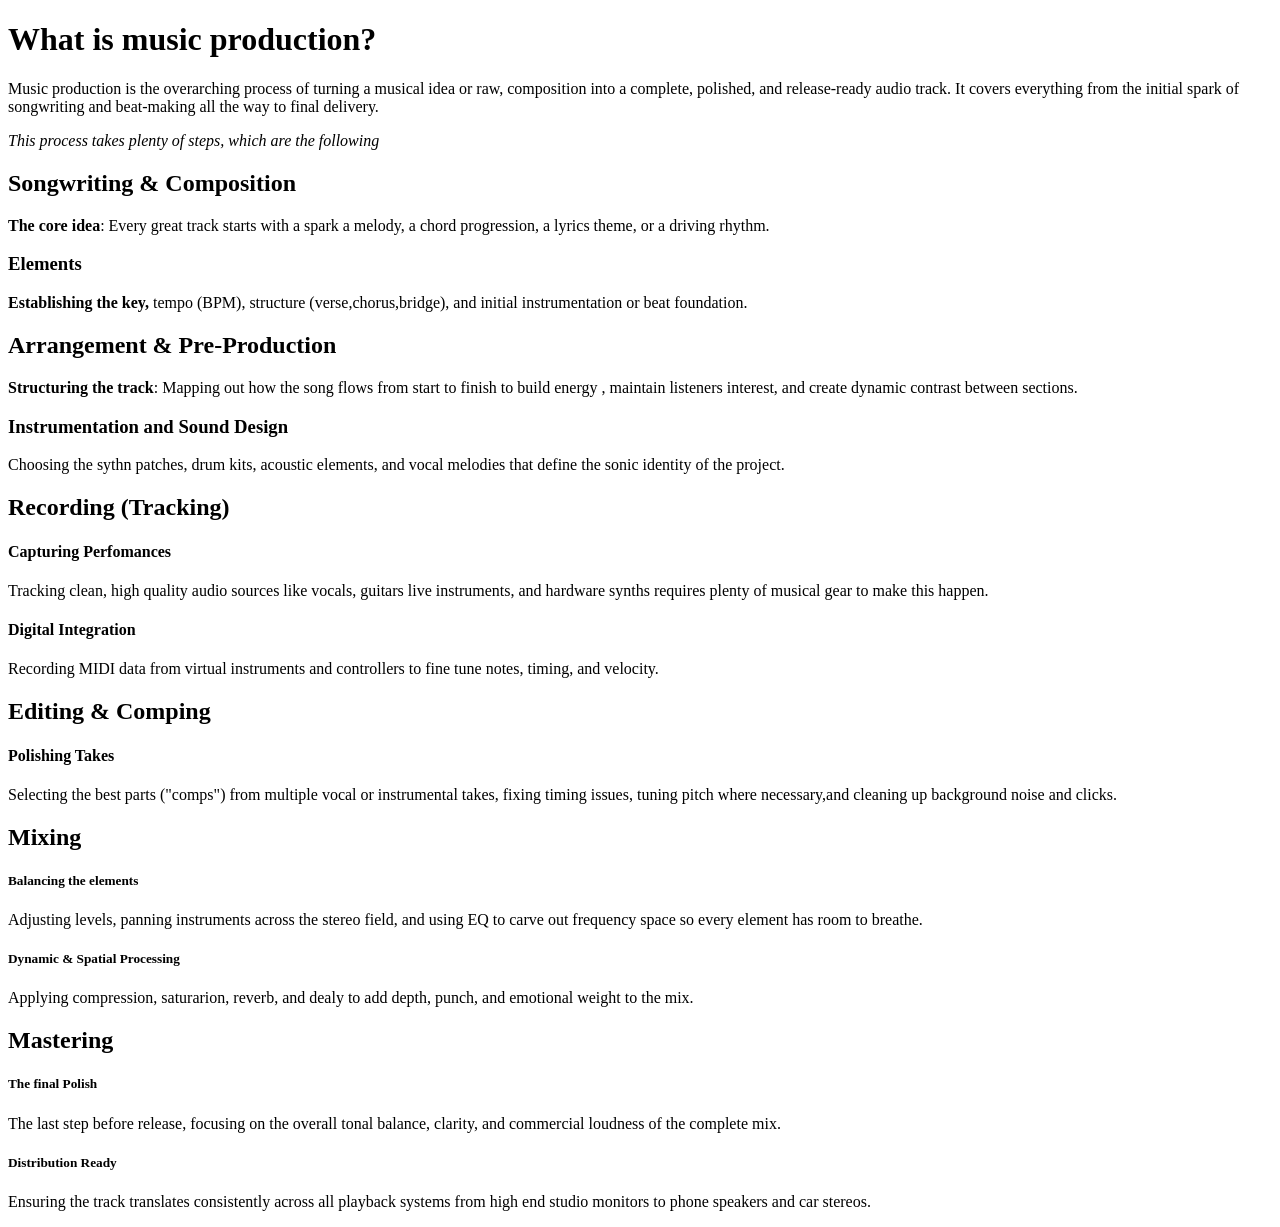
<file: week-02-html-headings/Index.html>
<!DOCTYPE html>
<html lang="en">
<!-- head has machine readable code sent to client that will contain information like title 
 and metadata for machine to load the webpage   -->
<head>
    <meta charset="UTF-8">
    <meta name="viewport" content="width=device-width, initial-scale=1.0">
    <title>Music Production</title>
</head>
<body>
  <H1>What is music production?</H1>
   <p>Music production is the overarching process of turning a musical idea or raw, composition
     into a complete, polished, and release-ready audio track. It covers everything 
     from the initial spark of songwriting and beat-making all the way to final delivery.</p>
<div><em>This process takes plenty of steps, which are the following</em></div>   
     <h2>Songwriting & Composition</h2>
     <p><strong>The core idea</strong>: Every great track starts with a spark 
    a melody, a chord progression, a lyrics theme, or a driving rhythm.</p>
    <h3>Elements</h3>
    <p><strong>Establishing the key,</strong> tempo (BPM), structure (verse,chorus,bridge), 
        and  initial instrumentation or beat foundation.</p>
    <h2>Arrangement & Pre-Production</h2>
    <p><strong>Structuring the track</strong>: Mapping out how the song flows from start to finish to build energy
    , maintain listeners interest, and create dynamic contrast between sections.</p>
    <h3>Instrumentation and Sound Design</h3>
    <p>Choosing the sythn patches, drum kits, acoustic elements, and vocal melodies that define the 
        sonic identity of the project.
    <h2>Recording (Tracking)</h2>
    <h4>Capturing Perfomances</h4>
    <p>Tracking clean, high quality audio sources like vocals, guitars
        live instruments, and hardware synths requires plenty of musical gear to make this happen.
    <h4>Digital Integration</h4>
    <p>Recording MIDI data from virtual instruments and controllers to fine tune notes, timing, and velocity.</p>
    <h2>Editing & Comping</h2>
    <h4>Polishing Takes</h4>
    <p>Selecting the best parts ("comps") from multiple vocal or instrumental
        takes, fixing timing issues, tuning pitch where necessary,and cleaning up 
        background noise and clicks.</p>
    <h2>Mixing</h2>
    <h5>Balancing the elements</h5>
    <p>Adjusting levels, panning instruments across the stereo field, and using EQ to carve out
        frequency space so every element has room to breathe.</p>
    <h5>Dynamic & Spatial Processing</h5>
    <p>Applying compression, saturarion, reverb, and dealy to add depth, punch, and emotional weight to the mix.</p>
    <h2>Mastering</h2>
    <h5>The final Polish</h5>
    <p>The last step before release, focusing on the overall tonal balance, clarity, and commercial loudness of the complete mix.</p>
    <h5>Distribution Ready</h5>
    <p>Ensuring the track translates consistently across all playback systems from high end 
        studio monitors to phone speakers and car stereos.</p> 
    
    
</body>
</html>
</file>
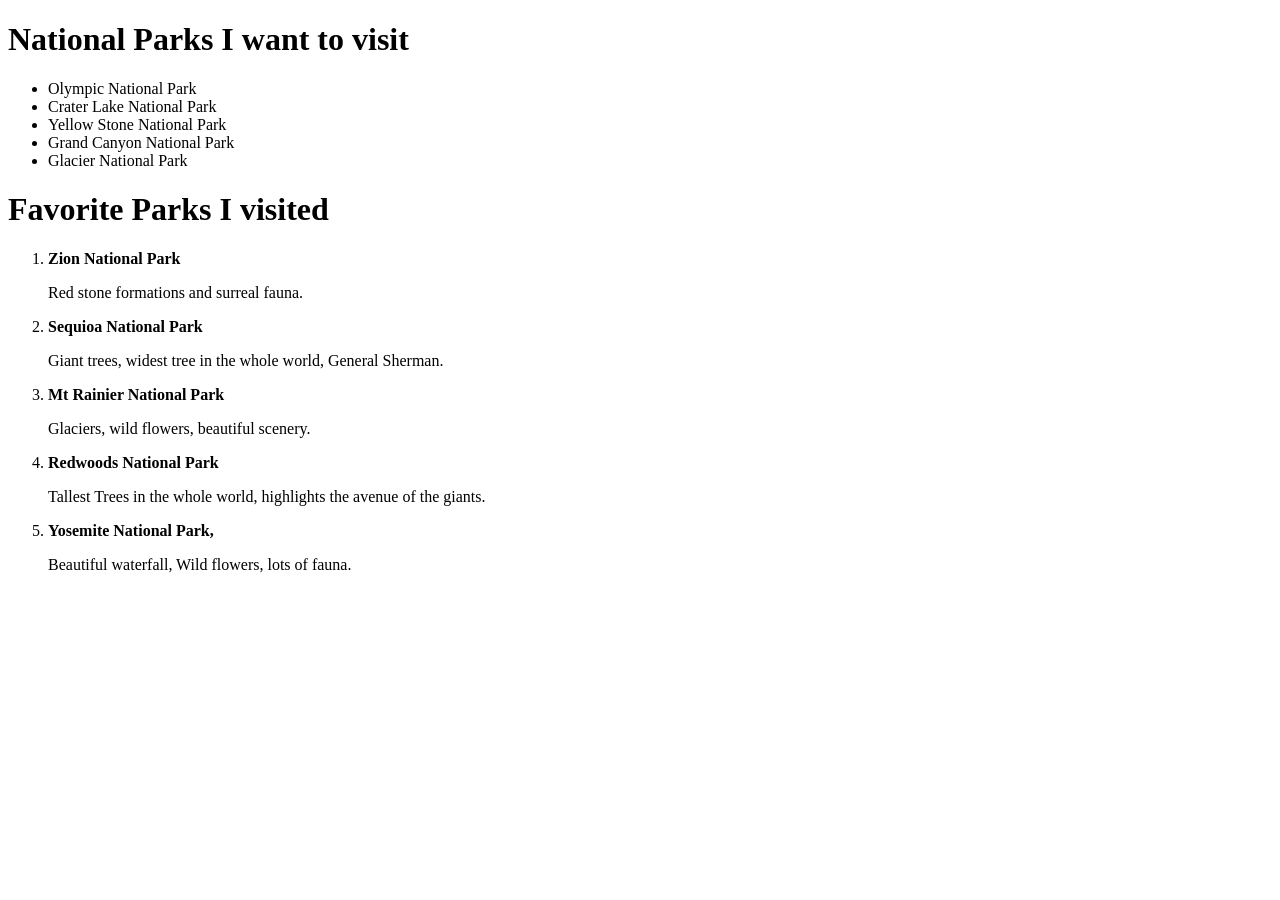
<file: Week-3-html/index.html>
<!DOCTYPE html>
<html lang="en">
<head>
    <meta charset="UTF-8">
    <meta name="viewport" content="width=device-width, initial-scale=1.0">
    <title>Document</title>
</head>
<body>
 <H1>National Parks I want to visit</H1>
 <ul>
 <li>Olympic National Park</li>
 <li>Crater Lake National Park</li> 
 <li>Yellow Stone National Park</li>
 <li>Grand Canyon National Park</li>
 <li>Glacier National Park</li> 
</ul>
<h1>Favorite Parks I visited</h1> 
<ol>
 <li><strong>Zion National Park</strong></li>
 <p>Red stone formations and surreal fauna.</p>
 <li><strong>Sequioa National Park</strong></li>
 <p>Giant trees, widest tree in the whole world, General Sherman.</p> 
 <li><strong>Mt Rainier National Park</strong></li>
 <p>Glaciers, wild flowers, beautiful scenery.</p>
 <li><strong>Redwoods National Park</strong></li>
 <p>Tallest Trees in the whole world, highlights the avenue of the giants.</p>
 <li><strong>Yosemite National Park,</strong></li>
<p> Beautiful waterfall, Wild flowers, lots of fauna.</p>  
</ol>  
</body>
</html>
</file>
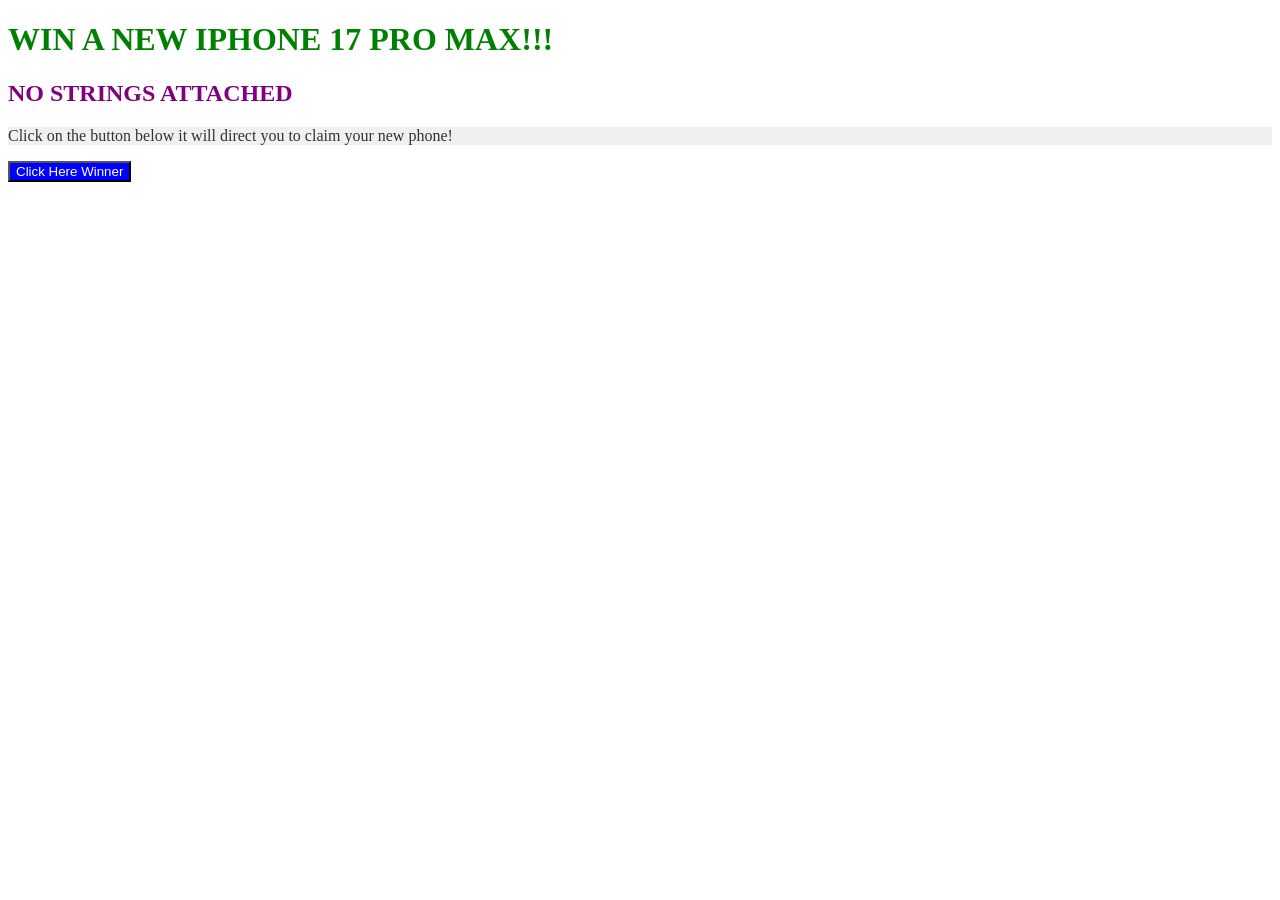
<file: Week-5-css/index.html>
<!DOCTYPE html>
<html lang="en">
<head>
    <meta charset="UTF-8">
    <meta name="viewport" content="width=device-width, initial-scale=1.0">
    <title>CSS Colors Assignment</title>
    <!-- Link to your external stylesheet -->
    <link rel="stylesheet" href="style.css">
</head>
<body>
    <h1>WIN A NEW IPHONE 17 PRO MAX!!!</h1>
    <h2>NO STRINGS ATTACHED</h2>
    <p>Click on the button below it will direct you to claim your new phone!</p>
    <button>Click Here Winner</button>
</body>
</html>
</file>
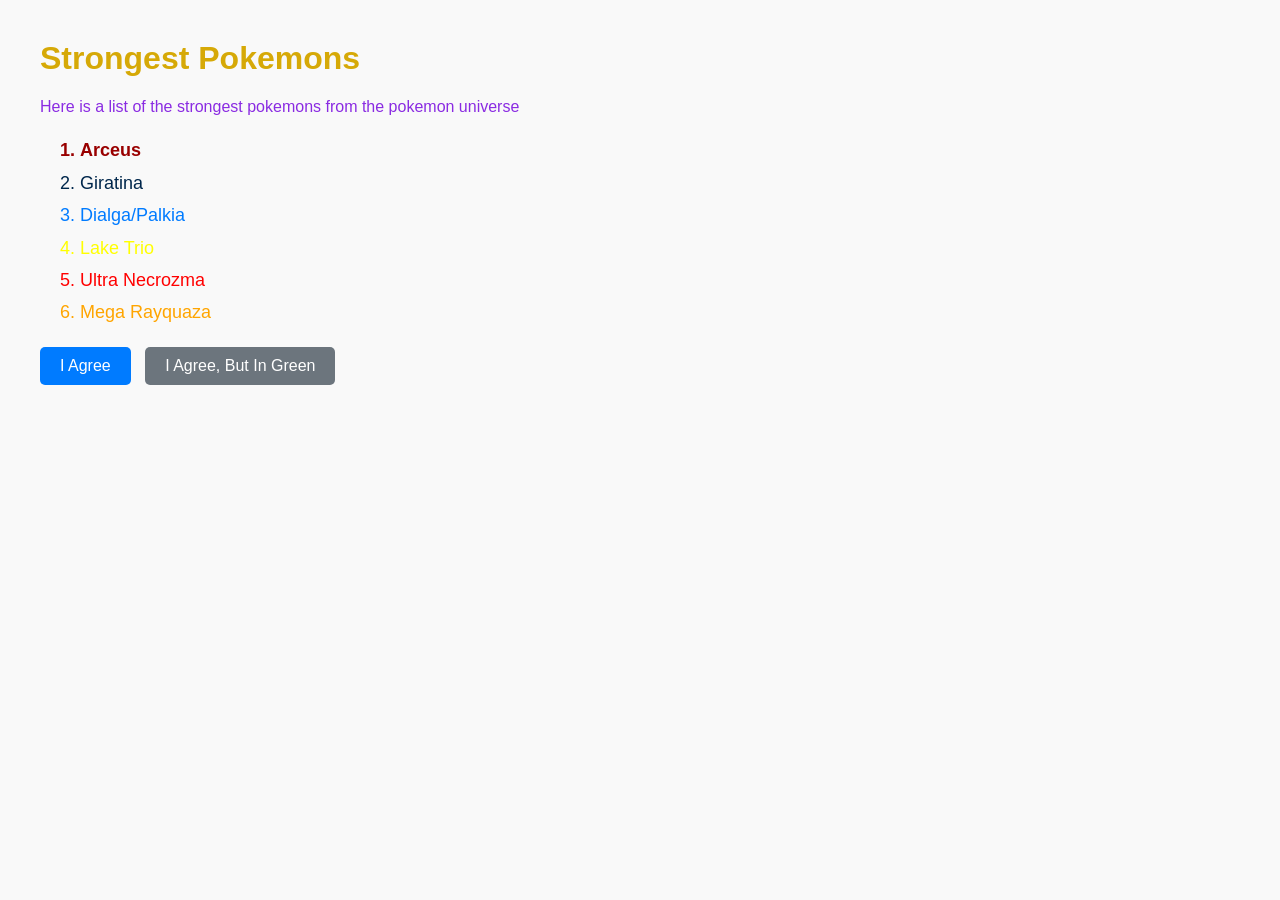
<file: Week-5-Selectors/index.html>
<!DOCTYPE html>
<html lang="en">
<head>
    <meta charset="UTF-8">
    <meta name="viewport" content="width=device-width, initial-scale=1.0">
    <title>Strongest Pokemon</title>
    <!--Linking to Style.ccs -->
    <link rel="stylesheet" href="style.css">
</head>
<body>
   <h1>Strongest Pokemons</h1> 
     <p>Here is a list of the strongest pokemons from the pokemon universe</p>
     <ol>
        <li class="tier-one">Arceus</li>
        <li class="tier-two">Giratina</li>
        <li class="tier-three">Dialga/Palkia</li>
        <li class="tier-four">Lake Trio</li>
        <li class="tier-five">Ultra Necrozma</li>
        <li class="tier-six">Mega Rayquaza</li>
     </ol>

       <!-- Two Buttons styled using ID Selectors -->
      <div class="button-container">
        <button id="btn-primary">I Agree</button>
        <button id="btn-secondary">I Agree, But In Green </button>
</body>
</html>
</file>
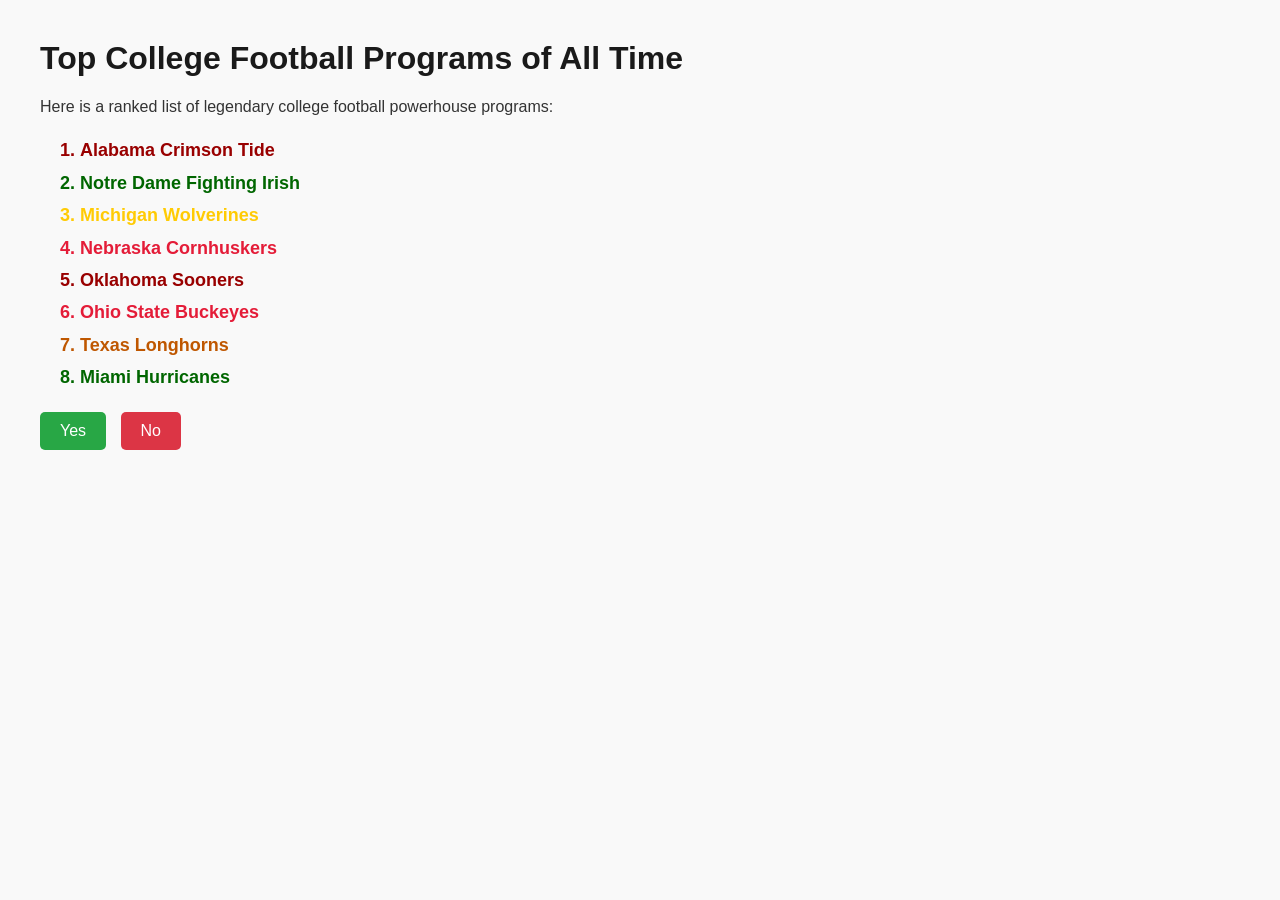
<file: Week-5-selectors2/index.html>
<!DOCTYPE html>
<html lang="en">
<head>
    <meta charset="UTF-8">
    <meta name="viewport" content="width=device-width, initial-scale=1.0">
    <title>Top College Football Programs</title>
    <!-- Link to your external stylesheet -->
    <link rel="stylesheet" href="style.css">
</head>
<body>

    <h1>Top College Football Programs of All Time</h1>
    <p>Here is a ranked list of legendary college football powerhouse programs:</p>

    <!-- Ordered List using Class Selectors for each team/color rule -->
    <ol>
        <!-- 1. Roll Tide (Crimson) -->
        <li class="crimson-item">Alabama Crimson Tide</li>
        
        <!-- 2. Irish (Greenish) -->
        <li class="green-item">Notre Dame Fighting Irish</li>
        
        <!-- 3. University of Michigan - Maize (Yellowish hex) -->
        <li class="maize-item">Michigan Wolverines</li>
        
        <!-- 4. Go Big Red! - Nebraska (Red) -->
        <li class="red-item">Nebraska Cornhuskers</li>
        
        <!-- 5. Boomer Sooner (Crimson) -->
        <li class="crimson-item">Oklahoma Sooners</li>
        
        <!-- 6. Ole Nebraska U (Red) -->
        <li class="red-item">Ohio State Buckeyes</li>
        
        <!-- 7. Texas Longhorns (Burnt Orange) -->
        <li class="burnt-orange-item">Texas Longhorns</li>
        
        <!-- 8. 1980s Canes (Greenish) -->
        <li class="green-item">Miami Hurricanes</li>
    </ol>

    <!-- Two Buttons at the Bottom with ID Selectors -->
    <div class="button-container">
        <button id="btn-yes">Yes</button>
        <button id="btn-no">No</button>
    </div>

</body>
</html>
</file>
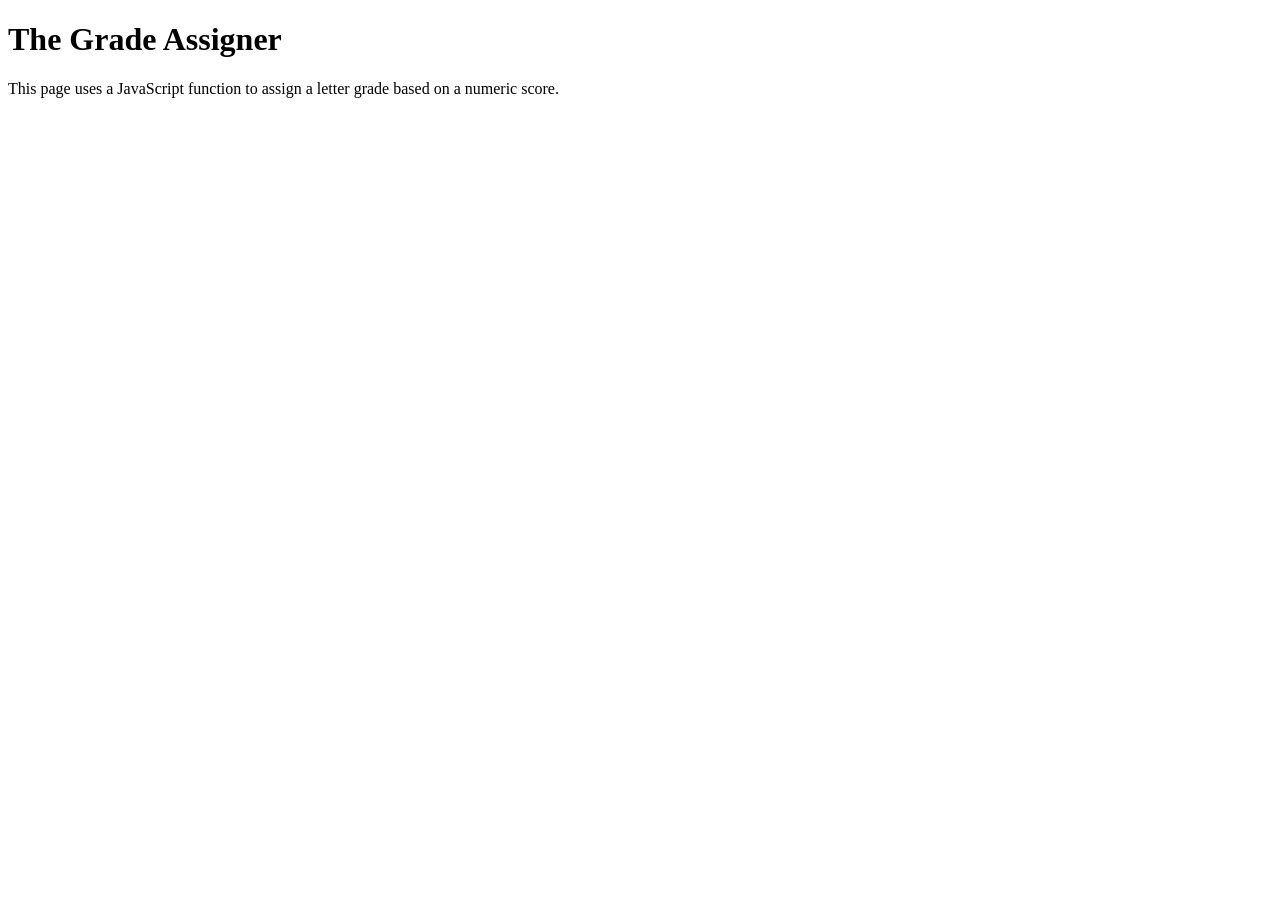
<file: week-6-js-functions/index.html>
<!DOCTYPE html>
<html lang="en">
<head>
    <meta charset="UTF-8">
    <title>The Grade Assigner</title>
</head>
<body>

    <h1>The Grade Assigner</h1>

    <p>This page uses a JavaScript function to assign a letter grade based on a numeric score.</p>

    <script src="script.js"></script>

</body>
</html>
</file>
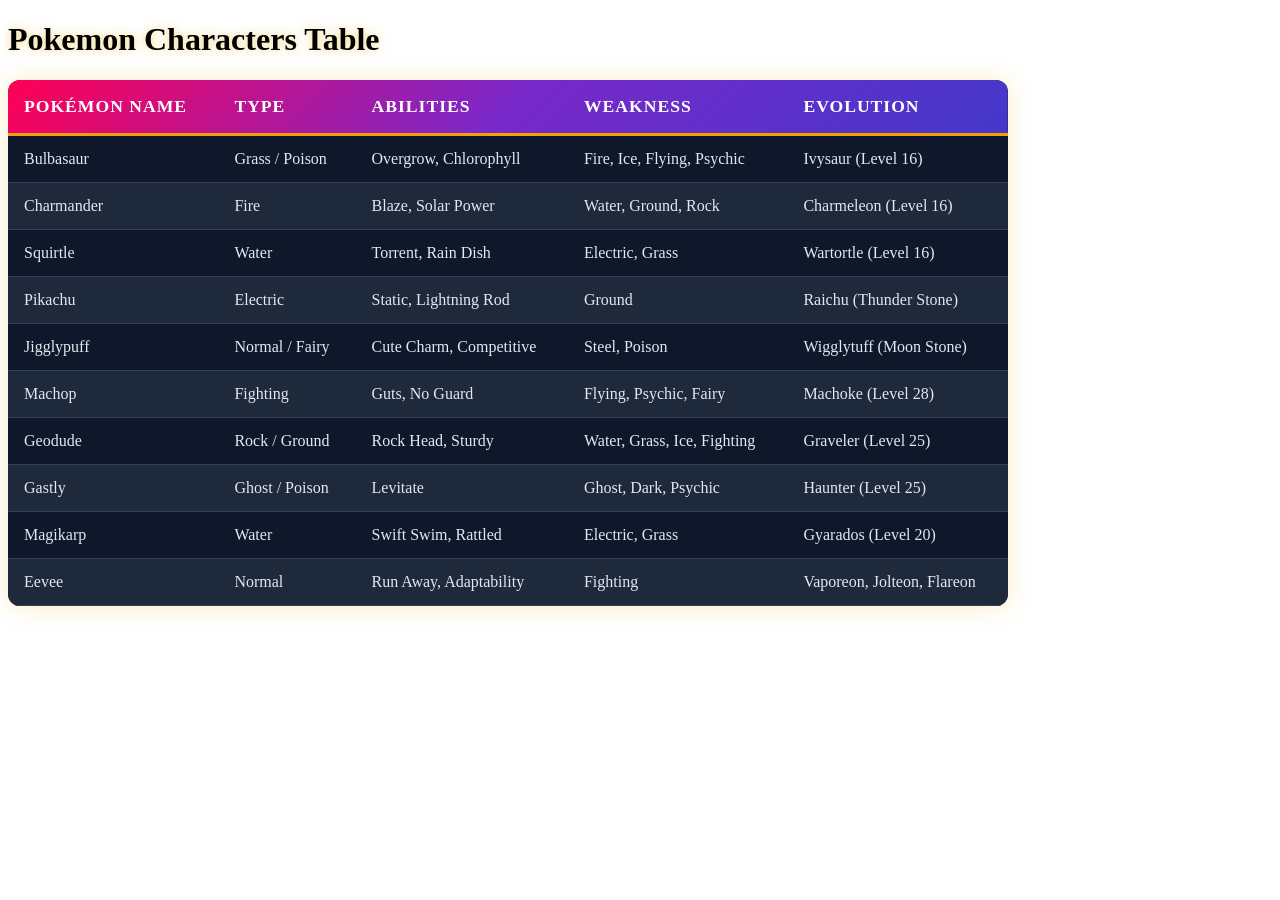
<file: week-3-html-table/index pokemon.html>
<!DOCTYPE html>
<html lang="en">
<head>
    <meta charset="UTF-8">
    <meta name="viewport" content="width=device-width, initial-scale=1.0">
    <title>Pokémon Table Assignment</title>
   <style>
    
    <!-- CCS Skeleton Obtained using AI -->
    <!--Tested and checked for errors all working as it should -->
    /* Dark background for maximum contrast */
    body {
        font-family: 'Segoe UI', Tahoma, Geneva, Verdana, sans-serif;
        background-color: #0f172a;
        color: #f8fafc;
        margin: 40px;
        display: flex;
        flex-direction: column;
        align-items: center;
    }

    h1, h2 {
        text-shadow: 0 0 10px rgba(234, 179, 8, 0.5);
    }

    /* Main Table Container with Electric Glow */
    table {
        width: 100%;
        max-width: 1000px;
        border-collapse: separate;
        border-spacing: 0;
        border-radius: 12px;
        overflow: hidden;
        box-shadow: 0 0 25px rgba(234, 179, 8, 0.25);
        background-color: #1e293b;
    }

    /* Flashy Gradient Header */
    thead {
        background: linear-gradient(135deg, #ff0055 0%, #7928ca 50%, #4338ca 100%);
    }

    th {
        padding: 16px;
        color: #ffffff;
        font-size: 1.1rem;
        text-transform: uppercase;
        letter-spacing: 1px;
        text-align: left;
        border-bottom: 3px solid #f59e0b;
    }

    /* Table Rows Base Style */
    tbody tr {
        transition: transform 0.2s ease, background-color 0.2s ease, box-shadow 0.2s ease;
    }

    /* Alternating Row Colors */
    tbody tr:nth-child(even) {
        background-color: #1e293b;
    }

    tbody tr:nth-child(odd) {
        background-color: #0f172a;
    }

    td {
        padding: 14px 16px;
        border-bottom: 1px solid #334155;
        color: #e2e8f0;
    }

    /* Interactive Hover "Moves" */
    tbody tr:hover {
        background-color: #334155;
        transform: scale(1.02); /* Slight zoom movement */
        box-shadow: 0 5px 15px rgba(0, 0, 0, 0.4);
        cursor: pointer;
    }

    /* Give the first column (Pokémon Name) a special bold glow on hover */
    tbody tr:hover td:first-child {
        color: #facc15;
        font-weight: bold;
        text-shadow: 0 0 8px rgba(250, 204, 21, 0.6);
    }
</style>
</head>
<body>

    <!-- Main Page Heading -->
    <h1>Pokemon Characters Table</h1>

    <!-- HTML Table Container -->
    <!--Creates a table-->
    <table>
        <!--Table Headings-->
        <thead>
            <!-- Table Rows-->
            <tr>
                <!--Table Data-->
                <th>Pokémon Name</th>
                <th>Type</th>
                <th>Abilities</th>
                <th>Weakness</th>
                <th>Evolution</th>
            </tr>
        </thead>
        <tbody>
            <tr>
                <td>Bulbasaur</td>
                <td>Grass / Poison</td>
                <td>Overgrow, Chlorophyll</td>
                <td>Fire, Ice, Flying, Psychic</td>
                <td>Ivysaur (Level 16)</td>
            </tr>
            <tr>
                <td>Charmander</td>
                <td>Fire</td>
                <td>Blaze, Solar Power</td>
                <td>Water, Ground, Rock</td>
                <td>Charmeleon (Level 16)</td>
            </tr>
            <tr>
                <td>Squirtle</td>
                <td>Water</td>
                <td>Torrent, Rain Dish</td>
                <td>Electric, Grass</td>
                <td>Wartortle (Level 16)</td>
            </tr>
            <tr>
                <td>Pikachu</td>
                <td>Electric</td>
                <td>Static, Lightning Rod</td>
                <td>Ground</td>
                <td>Raichu (Thunder Stone)</td>
            </tr>
            <tr>
                <td>Jigglypuff</td>
                <td>Normal / Fairy</td>
                <td>Cute Charm, Competitive</td>
                <td>Steel, Poison</td>
                <td>Wigglytuff (Moon Stone)</td>
            </tr>
            <tr>
                <td>Machop</td>
                <td>Fighting</td>
                <td>Guts, No Guard</td>
                <td>Flying, Psychic, Fairy</td>
                <td>Machoke (Level 28)</td>
            </tr>
            <tr>
                <td>Geodude</td>
                <td>Rock / Ground</td>
                <td>Rock Head, Sturdy</td>
                <td>Water, Grass, Ice, Fighting</td>
                <td>Graveler (Level 25)</td>
            </tr>
            <tr>
                <td>Gastly</td>
                <td>Ghost / Poison</td>
                <td>Levitate</td>
                <td>Ghost, Dark, Psychic</td>
                <td>Haunter (Level 25)</td>
            </tr>
            <tr>
                <td>Magikarp</td>
                <td>Water</td>
                <td>Swift Swim, Rattled</td>
                <td>Electric, Grass</td>
                <td>Gyarados (Level 20)</td>
            </tr>
            <tr>
                <td>Eevee</td>
                <td>Normal</td>
                <td>Run Away, Adaptability</td>
                <td>Fighting</td>
                <td>Vaporeon, Jolteon, Flareon</td>
            </tr>
        </tbody>
    </table>
</file>
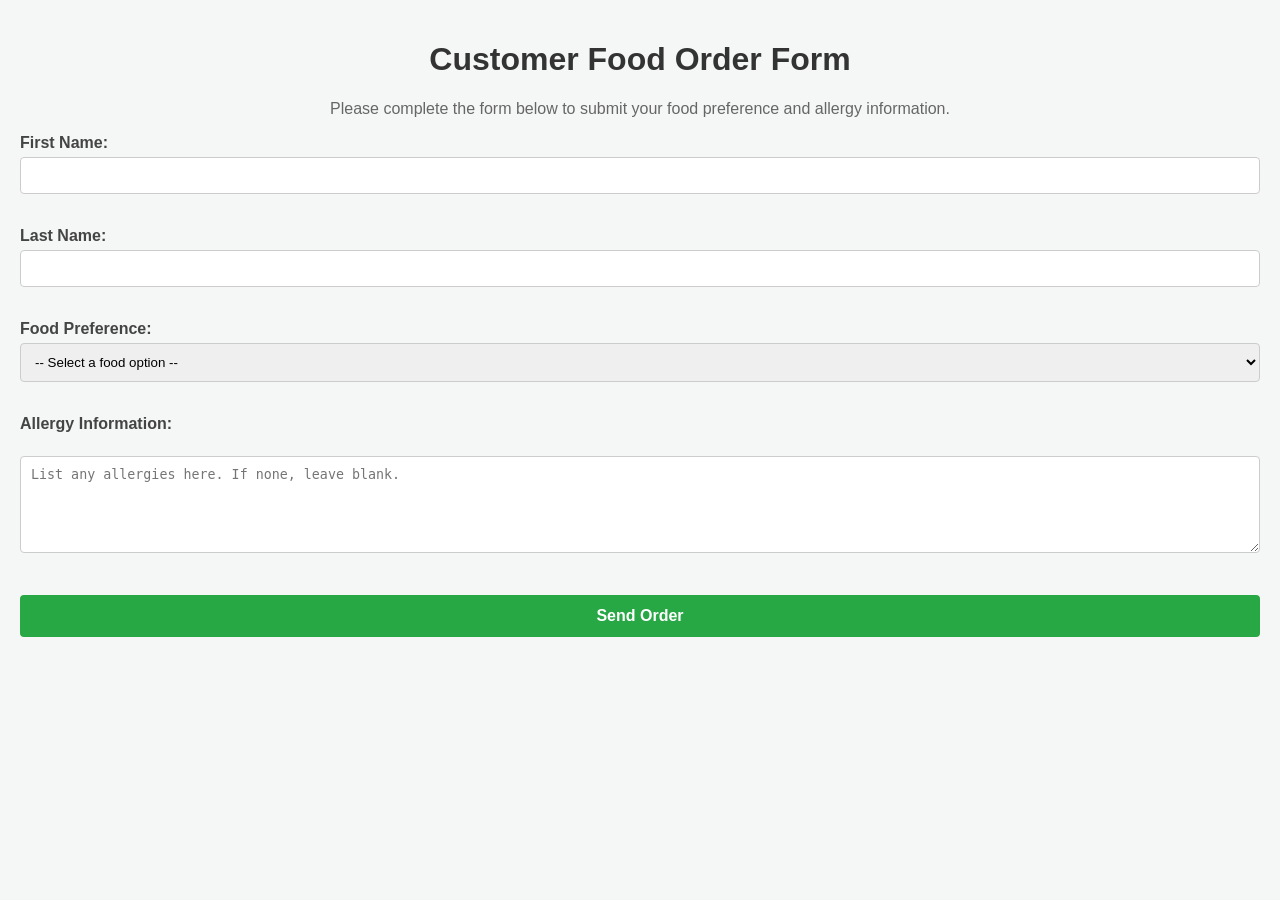
<file: Week-4-html-form/food form.html>
<!DOCTYPE html>
<html lang="en">
<head>
    <meta charset="UTF-8">
    <meta name="viewport" content="width=device-width, initial-scale=1.0">
    <title>Customer Food Order Form</title>
<!-- Optional CSS Styling to make the form clean and easy to read -->
    <style>
        body {
            font-family: Arial, sans-serif;
            background-color: #f4f7f6;
            margin: 0;
            padding: 20px;
        }
        /* Places the form inside a styled container box */
        .form-container {
            max-width: 500px;
            margin: 0 auto;
            background: #ffffff;
            padding: 30px;
            border-radius: 8px;
            box-shadow: 0 4px 10px rgba(0, 0, 0, 0.1);
        }
        h1 {
            color: #333333;
            text-align: center;
        }
        p {
            color: #666666;
            text-align: center;
        }
        /* Makes labels easy to read and adds spacing */
        label {
            display: block;
            margin-top: 15px;
            font-weight: bold;
            color: #444444;
        }
        input[type="text"], select, textarea {
            width: 100%;
            padding: 10px;
            margin-top: 5px;
            border: 1px solid #ccc;
            border-radius: 4px;
            box-sizing: border-box; /* Ensures padding doesn't break layout */
        }
        /* Makes the submit button easy to see */
        button[type="submit"] {
            width: 100%;
            background-color: #28a745;
            color: white;
            padding: 12px;
            border: none;
            border-radius: 4px;
            font-size: 16px;
            font-weight: bold;
            cursor: pointer;
            margin-top: 20px;
        }
        button[type="submit"]:hover {
            background-color: #218838;
        }
        .help-link {
            text-align: center;
            margin-top: 20px;
        }
    </style>
</head>
<body>

    <!-- Main Heading using <h1> -->
    <h1>Customer Food Order Form</h1>

    <!-- Short paragraph explaining the form -->
    <p>Please complete the form below to submit your food preference and allergy information.</p>

    <!-- Form tag with action attribute -->
    <form action="#" method="post">

        <!-- First Name Label and Textbox with minlength, maxlength, and required attributes -->
        <label for="firstName">First Name:</label>
        <input type="text" id="firstName" name="firstName" minlength="2" maxlength="30" required>

        <br><br>

        <!-- Last Name Label and Textbox with minlength, maxlength, and required attributes -->
        <label for="lastName">Last Name:</label>
        <input type="text" id="lastName" name="lastName" minlength="2" maxlength="30" required>

        <br><br>

        <!-- Food Preference Dropdown using <select> with Chicken, Beef, and Fish options -->
        <label for="foodChoice">Food Preference:</label>
        <select id="foodChoice" name="foodChoice" required>
            <option value="">-- Select a food option --</option>
            <option value="chicken">Chicken</option>
            <option value="beef">Beef</option>
            <option value="fish">Fish</option>
        </select>

        <br><br>

        <!-- Textarea for Allergy Information -->
        <label for="allergies">Allergy Information:</label>
        <br>
        <textarea id="allergies" name="allergies" rows="5" cols="40" placeholder="List any allergies here. If none, leave blank."></textarea>

        <br><br>

        <!-- Submit Button -->
        <button type="submit">Send Order</button>

    </form>

    <br>
</body>
</html>
</file>
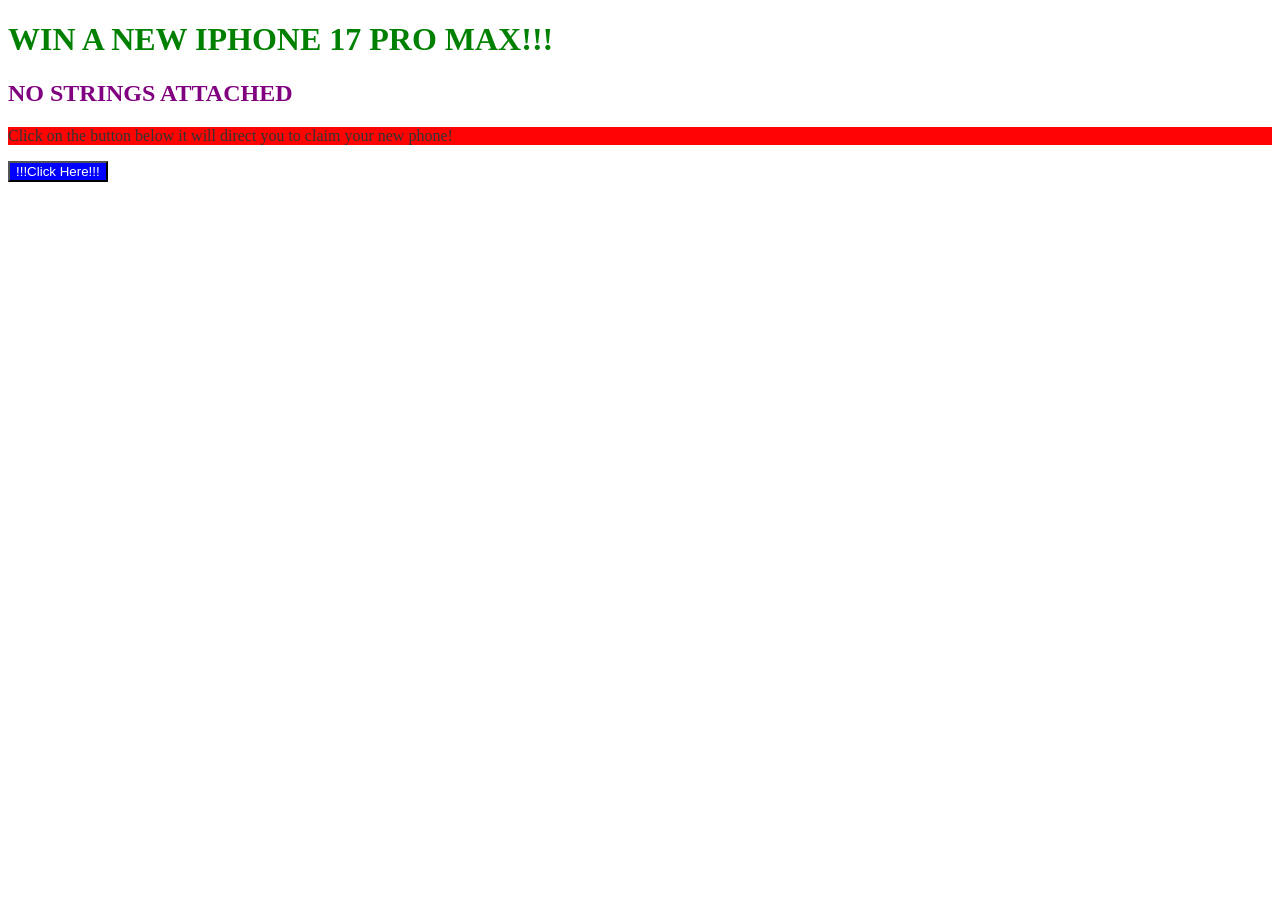
<file: Week-5-css/week5 colors.html>
<!DOCTYPE html>
<html lang="en">
<head>
    <meta charset="UTF-8">
    <meta name="viewport" content="width=device-width, initial-scale=1.0">
    <title>CSS Colors Assignment</title>
    <!-- Link to your external stylesheet -->
    <link rel="stylesheet" href="style colors.css">
</head>
<body>
    <h1>WIN A NEW IPHONE 17 PRO MAX!!!</h1>
    <h2>NO STRINGS ATTACHED</h2>
    <p>Click on the button below it will direct you to claim your new phone!</p>
    <button>!!!Click Here!!!</button>
</body>
</html>
</file>
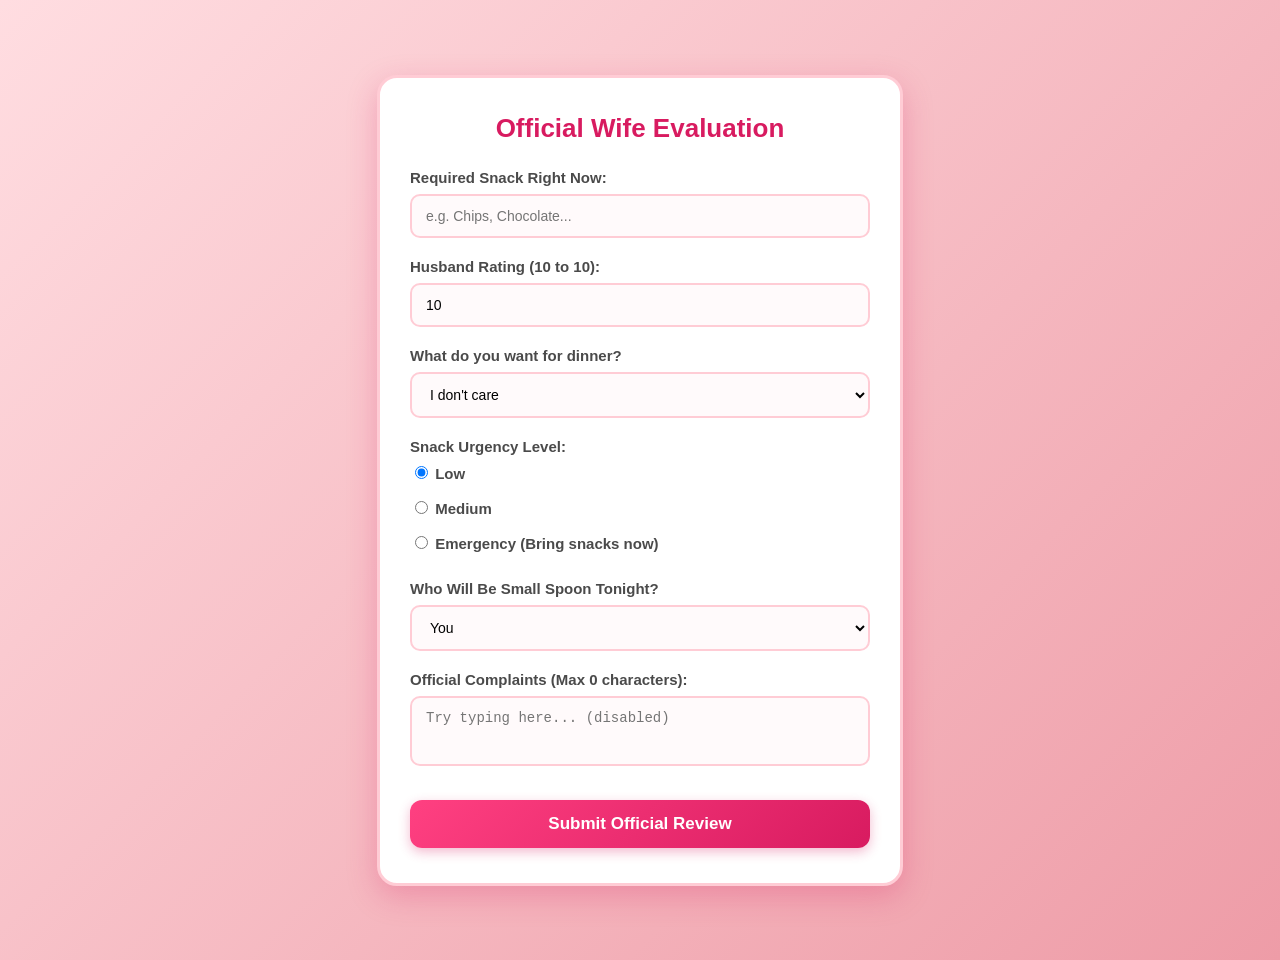
<file: test/index/Wife Project.html>
<!DOCTYPE html>
<html lang="en">
<head>
  <meta charset="UTF-8">
  <meta name="viewport" content="width=device-width, initial-scale=1.0">
  <title>Official Wife Evaluation Form</title>
 <style>
    /* Base Setup & Background */
    body {
      font-family: 'Segoe UI', Tahoma, Geneva, Verdana, sans-serif;
      background: linear-gradient(135deg, #ffdde1 0%, #ee9ca7 100%);
      min-height: 100vh;
      margin: 0;
      padding: 30px 20px;
      display: flex;
      justify-content: center;
      align-items: center;
      position: relative;
      overflow-x: hidden;
    }

    /* Floating Hearts Animation */
    .heart-bg {
      position: fixed;
      top: -10vh;
      font-size: 20px;
      color: rgba(255, 255, 255, 0.6);
      user-select: none;
      pointer-events: none;
      animation: floatUp 8s linear infinite;
      z-index: 1;
    }

    @keyframes floatUp {
      0% {
        transform: translateY(105vh) rotate(0deg);
        opacity: 1;
      }
      100% {
        transform: translateY(-10vh) rotate(360deg);
        opacity: 0;
      }
    }

    /* Heart Positional Delays */
    .heart-bg:nth-child(1) { left: 10%; animation-duration: 6s; font-size: 24px; }
    .heart-bg:nth-child(2) { left: 25%; animation-duration: 9s; animation-delay: 1s; }
    .heart-bg:nth-child(3) { left: 40%; animation-duration: 7s; animation-delay: 2s; font-size: 28px; }
    .heart-bg:nth-child(4) { left: 60%; animation-duration: 10s; animation-delay: 0.5s; }
    .heart-bg:nth-child(5) { left: 75%; animation-duration: 8s; animation-delay: 3s; font-size: 22px; }
    .heart-bg:nth-child(6) { left: 90%; animation-duration: 7s; animation-delay: 1.5s; }

    /* Main Form Card */
    .form-card {
      background: #ffffff;
      padding: 35px 30px;
      border-radius: 20px;
      box-shadow: 0 10px 30px rgba(216, 27, 96, 0.25);
      max-width: 460px;
      width: 100%;
      position: relative;
      z-index: 10;
      border: 3px solid #ffccd5;
    }

    /* Header Styling */
    h2 {
      color: #d81b60;
      text-align: center;
      margin-top: 0;
      margin-bottom: 25px;
      font-size: 26px;
      display: flex;
      align-items: center;
      justify-content: center;
      gap: 10px;
    }

    .pulse-heart {
      display: inline-block;
      animation: pulse 1.2s infinite alternate;
    }

    @keyframes pulse {
      0% { transform: scale(1); }
      100% { transform: scale(1.25); }
    }

    /* Input Groups & Labels */
    .form-group {
      margin-bottom: 20px;
    }

    label {
      display: block;
      font-weight: 600;
      margin-bottom: 8px;
      color: #4a4a4a;
      font-size: 15px;
    }

    /* Styled Input Fields */
    input[type="text"], 
    input[type="number"], 
    select, 
    textarea {
      width: 100%;
      padding: 12px 14px;
      border: 2px solid #ffccd5;
      border-radius: 10px;
      box-sizing: border-box;
      font-size: 14px;
      outline: none;
      transition: all 0.3s ease;
      background-color: #fffafb;
    }

    input[type="text"]:focus, 
    input[type="number"]:focus, 
    select:focus, 
    textarea:focus {
      border-color: #d81b60;
      box-shadow: 0 0 8px rgba(216, 27, 96, 0.3);
      background-color: #ffffff;
    }

    textarea {
      resize: none;
      height: 70px;
    }

    /* Custom Radio Buttons with Hearts */
    .radio-group {
      display: flex;
      flex-direction: column;
      gap: 8px;
    }

    .radio-label {
      display: flex;
      align-items: center;
      cursor: pointer;
      font-weight: normal;
      margin-bottom: 0;
    }

    .radio-label input[type="radio"] {
      accent-color: #d81b60;
      width: 18px;
      height: 18px;
      margin-right: 10px;
      cursor: pointer;
    }

    /* Submit Button */
    button {
      width: 100%;
      background: linear-gradient(135deg, #ff4081 0%, #d81b60 100%);
      color: white;
      border: none;
      padding: 14px;
      font-size: 17px;
      font-weight: bold;
      border-radius: 12px;
      cursor: pointer;
      margin-top: 10px;
      box-shadow: 0 4px 12px rgba(216, 27, 96, 0.3);
      transition: all 0.3s ease;
    }

    button:hover {
      transform: translateY(-2px);
      box-shadow: 0 6px 18px rgba(216, 27, 96, 0.45);
    }

    button:active {
      transform: translateY(0);
    }

    /* Results Section */
    #results {
      margin-top: 25px;
      padding: 20px;
      background-color: #fff0f3;
      border-radius: 12px;
      border: 2px dashed #ff8fa3;
      display: none;
    }

    #results ul {
      padding-left: 20px;
      margin: 10px 0 0 0;
    }

    #results li {
      margin-bottom: 6px;
      color: #555;
    }
  </style>
</head>
<body>

  <div class="form-card">
    <h2>Official Wife Evaluation</h2>
    
    <!-- Formspree action linked here -->
    <form id="wifeForm" action="https://formspree.io/f/xbggdlyy" method="POST">
      
      <div class="form-group">
        <label for="snack">Required Snack Right Now:</label>
        <input type="text" id="snack" name="favorite_snack" minlength="3" maxlength="30" placeholder="e.g. Chips, Chocolate..." required>
      </div>

      <div class="form-group">
        <label for="rating">Husband Rating (10 to 10):</label>
        <input type="number" id="rating" name="husband_rating" min="10" max="10" value="10" required>
      </div>

      <div class="form-group">
        <label for="dinner">What do you want for dinner?</label>
        <select id="dinner" name="dinner_choice">
          <option value="I don't care">I don't care</option>
          <option value="Whatever you want">Whatever you want</option>
          <option value="You pick">You pick</option>
          <option value="Tacos">Tacos</option>
        </select>
      </div>

      <div class="form-group">
        <label>Snack Urgency Level:</label>
        <div class="radio-group">
          <label><input type="radio" name="urgency" value="Low" checked> Low</label>
          <label><input type="radio" name="urgency" value="Medium"> Medium</label>
          <label><input type="radio" name="urgency" value="Emergency"> Emergency (Bring snacks now)</label>
        </div>
      </div>

      <div class="form-group">
        <label for="smallspoon">Who Will Be Small Spoon Tonight?</label>
        <select id="smallspoon" name="smallspoon">
          <option value="Husband">You</option>
          <option value="Wife">Me</option>
          <option value="We fight for it">We fight for it</option>
        </select>
      </div>

      <div class="form-group">
        <label for="complaints">Official Complaints (Max 0 characters):</label>
        <textarea id="complaints" name="complaints" maxlength="0" placeholder="Try typing here... (disabled)"></textarea>
      </div>

      <button type="submit">Submit Official Review</button>
    </form>

    <div id="results">
      <h3 style="margin-top:0; color: #d81b60;">Submitted Answers (Sent to Email!):</h3>
      <div id="displayData"></div>
    </div>
  </div>

  <script>
    const form = document.getElementById('wifeForm');
    const resultsDiv = document.getElementById('results');
    const displayData = document.getElementById('displayData');

    form.addEventListener('submit', async function(e) {
      e.preventDefault(); // Stop normal page reload
      
      const formData = new FormData(form);

      // Send data to Formspree in the background
      try {
        const response = await fetch(form.action, {
          method: form.method,
          body: formData,
          headers: {
            'Accept': 'json'
          }
        });

        if (response.ok) {
          // Show answers on screen for you locally too
          let outputHTML = '<ul>';
          formData.forEach((value, key) => {
            let cleanKey = key.replace('_', ' ').toUpperCase();
            outputHTML += `<li><strong>${cleanKey}:</strong> ${value || 'None'}</li>`;
          });
          outputHTML += '</ul>';
          
          displayData.innerHTML = outputHTML;
          resultsDiv.style.display = 'block';
          form.style.display = 'none'; // Hide form after submission
        } else {
          alert('Oops! There was a problem submitting your form.');
        }
      } catch (error) {
        alert('Error connecting to Formspree.');
      }
    });
  </script>

</body>
</html>
</file>
<file: Week-5-css/style.css>
/* 1. Heading 1 — h1: Green text */
h1 {
    color: green;
}

/* 2. Heading 2 — h2: Purple text */
h2 {
    color: purple;
}

/* 3. Paragraphs — p: Background color and a contrasting text color */
p {
    background-color: #f0f0f0;
    color: #333333;
}

/* 4. Button — button: Blue background and white text */
button {
    background-color: blue;
    color: white;
}
</file>
<file: Week-5-Selectors/style.css>
/* General page styling for readability */
body {
    font-family: Arial, sans-serif;
    margin: 40px;
    background-color: #f9f9f9;
    color: #333;
}

h1 {
    color: #d6a907;
}
p {
    color: blueviolet; /* Blueviolet color for paragraph text*/
}

/* Styling the ordered list spacing */
ol {
    line-height: 1.8;
    font-size: 18px;
}

/* ==========================================
   CLASS SELECTORS FOR LIST ITEMS (.className)
   ========================================== */
.tier-one {
    color: #990000; /* Crimson red text for top tier */
    font-weight: bold;
}

.tier-two {
     color: #00274c; /* Deep blue text for second tier */
}
.tier-three{
    color:#007bff; /* Light blue text for third tier */
}
.tier-four{
    color:yellow; /* Yellow text for fourth tier*/
}
.tier-five{
    color:red; /* Red text for fith tier*/
}
.tier-six{
    color:orange; /* Orange text for sixth tier*/
}
/* ==========================================
   ID SELECTORS FOR BUTTONS (#idName)
   ========================================== */
#btn-primary {
    background-color: #007bff;
    color: white;
    padding: 10px 20px;
    border: none;
    border-radius: 5px;
    font-size: 16px;
    cursor: pointer;
}

#btn-secondary {
    background-color: #6c757d;
    color: white;
    padding: 10px 20px;
    border: none;
    border-radius: 5px;
    font-size: 16px;
    cursor: pointer;
    margin-left: 10px;
}

/* Hover effects to make buttons interactive */
#btn-primary:hover {
    background-color: #0056b3;
}

#btn-secondary:hover {
    background-color: green;
}
</file>
<file: Week-5-selectors2/style.css>
/* General page styling for readability */
body {
    font-family: Arial, sans-serif;
    margin: 40px;
    background-color: #f9f9f9;
    color: #333;
}

h1 {
    color: #1a1a1a;
}

/* Styling the ordered list spacing */
ol {
    line-height: 1.8;
    font-size: 18px;
}

/* ==========================================
   CLASS SELECTORS FOR COLLEGE PROGRAMS
   ========================================== */

/* Items 1 & 5: Crimson (Roll Tide & Boomer Sooner) */
.crimson-item {
    color: #990000;
    font-weight: bold;
}

/* Items 2 & 8: Greenish color (1980s Canes & Irish) */
.green-item {
    color: #006600;
    font-weight: bold;
}

/* Item 3: Yellowish color / Maize (Using hex code) */
.maize-item {
    color: #FFCB05;
    font-weight: bold;
}

/* Items 4 & 6: Red (Ole Nebraska U / Go Big Red!) */
.red-item {
    color: #E41C38;
    font-weight: bold;
}

/* Item 7: Burnt Orange (Texas Longhorns) */
.burnt-orange-item {
    color: #BF5700;
    font-weight: bold;
}

/* ==========================================
   ID SELECTORS FOR BUTTONS (#idName)
   ========================================== */

/* Yes Button — Styled Green */
#btn-yes {
    background-color: #28a745;
    color: white;
    padding: 10px 20px;
    border: none;
    border-radius: 5px;
    font-size: 16px;
    cursor: pointer;
}

/* No Button — Styled Red */
#btn-no {
    background-color: #dc3545;
    color: white;
    padding: 10px 20px;
    border: none;
    border-radius: 5px;
    font-size: 16px;
    cursor: pointer;
    margin-left: 10px;
}

/* Hover effects for buttons */
#btn-yes:hover {
    background-color: #218838;
}

#btn-no:hover {
    background-color: #c82333;
}
</file>
<file: Week-5-css/style colors.css>
/* 1. Heading 1 — h1: Green text */
h1 {
    color: green;
}

/* 2. Heading 2 — h2: Purple text */
h2 {
    color: purple;
}

/* 3. Paragraphs — p: Background color and a contrasting text color */
p {
    background-color: #ff0303;
    color: #333333;
}

/* 4. Button — button: Blue background and white text */
button {
    background-color: blue;
    color: white;
}
</file>
